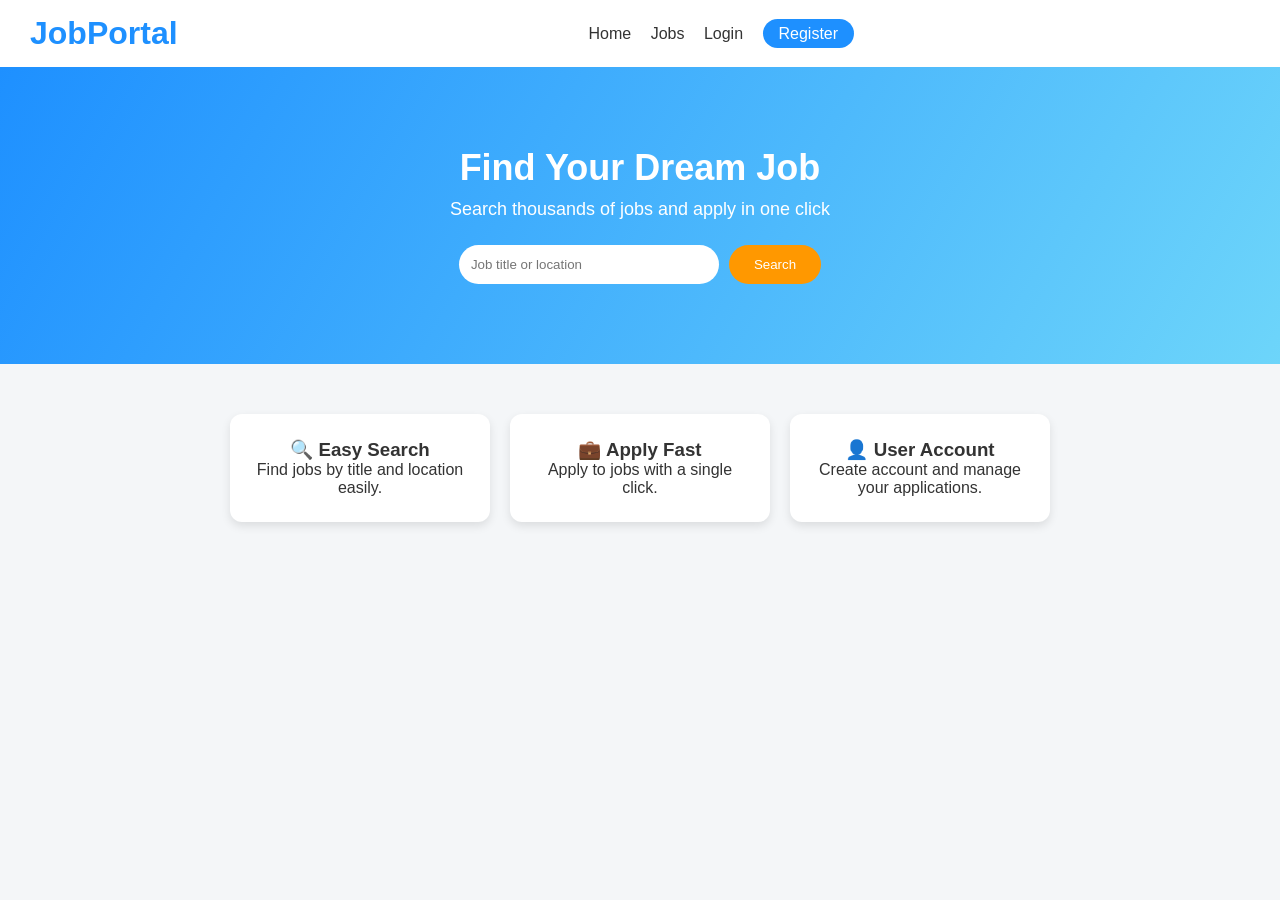
<file: index.html>
<!DOCTYPE html>
<html>
<head>
    <title>Job Portal</title>
    <meta name="viewport" content="width=device-width, initial-scale=1.0">
    <link rel="stylesheet" href="style.css">
</head>
<body>

<!-- HEADER -->
<header>
    <h1 class="logo">JobPortal</h1>
    <nav>
        <a href="index.html">Home</a>
        <a href="jobs.html">Jobs</a>
        <a href="login.html">Login</a>
        <a href="register.html" class="btn">Register</a>
    </nav>
    <span id="userName"></span>
<button id="logoutBtn" onclick="logout()" style="display:none;" class="btn">
    Logout
</button>

</header>

<!-- HERO SECTION -->
<section class="hero">
    <h2 class="fade-in">Find Your Dream Job</h2>
    <p class="fade-in-delay">
        Search thousands of jobs and apply in one click
    </p>

    <div class="search-box fade-in-delay2">
        <input type="text" id="searchInput" placeholder="Job title or location">
        <button onclick="searchJobs()" class="primary-btn">Search</button>
    </div>
</section>

<!-- FEATURES SECTION -->
<section class="features">

    <div class="feature-card slide-up" data-action="jobs">
        <h3>🔍 Easy Search</h3>
        <p>Find jobs by title and location easily.</p>
    </div>

    <div class="feature-card slide-up delay" data-action="jobs">
        <h3>💼 Apply Fast</h3>
        <p>Apply to jobs with a single click.</p>
    </div>

    <div class="feature-card slide-up delay2" data-action="account">
        <h3>👤 User Account</h3>
        <p>Create account and manage your applications.</p>
    </div>

</section>

<script src="script.js"></script>
</body>
</html>
</file>
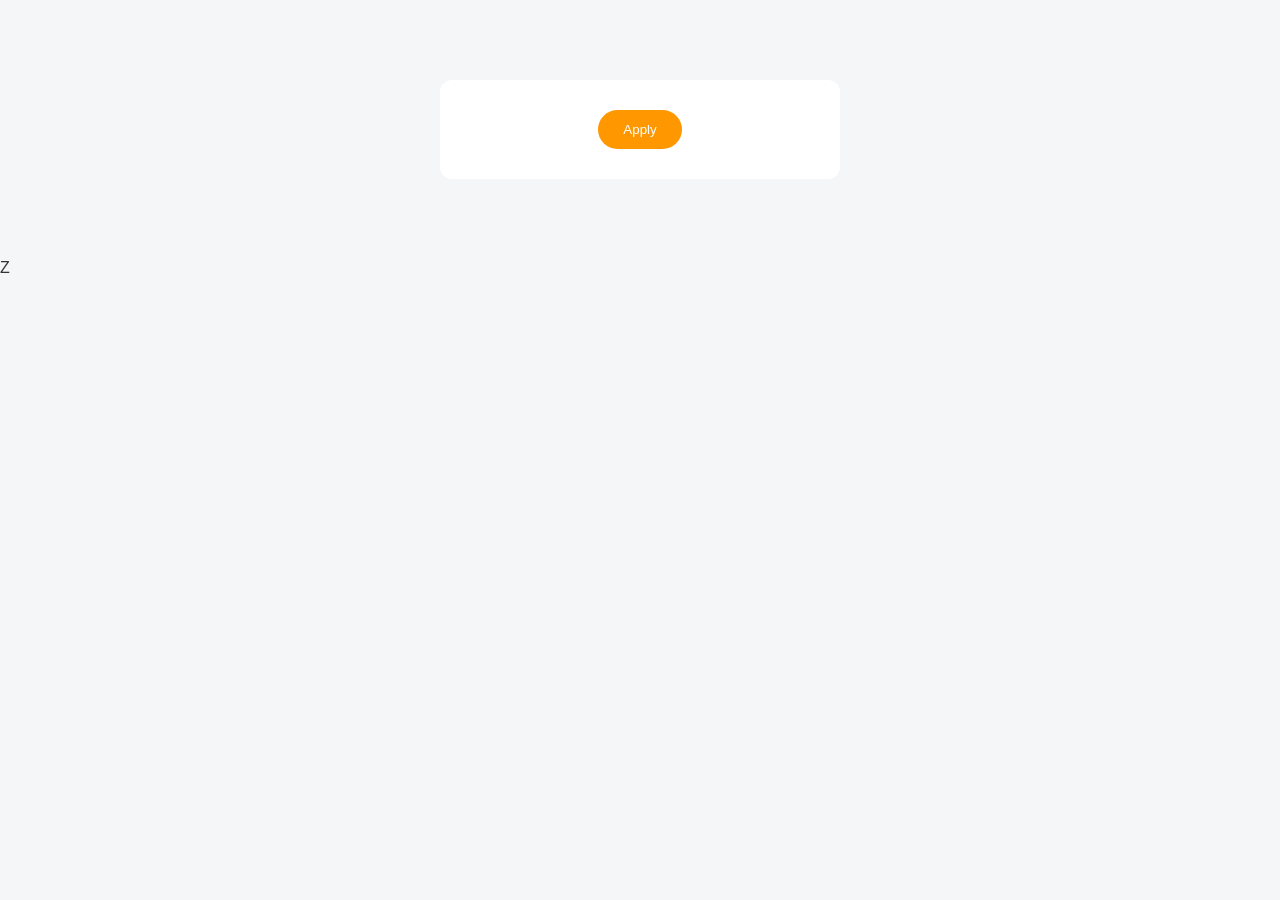
<file: job-details.html>
<!DOCTYPE html>
<html>
<head>
    <title>Job Details</title>
    <meta name="viewport" content="width=device-width, initial-scale=1.0">
    <link rel="stylesheet" href="style.css">
</head>
<body>

<div class="job-detail-box">
    <h2 id="jobTitle"></h2>
    <p id="jobCompany"></p>
    <p id="jobLocation"></p>
    <button onclick="applyJobFromDetails()" class="primary-btn">Apply</button>
</div>

<script src="script.js"></script>
</body>
</html>

Z
</file>
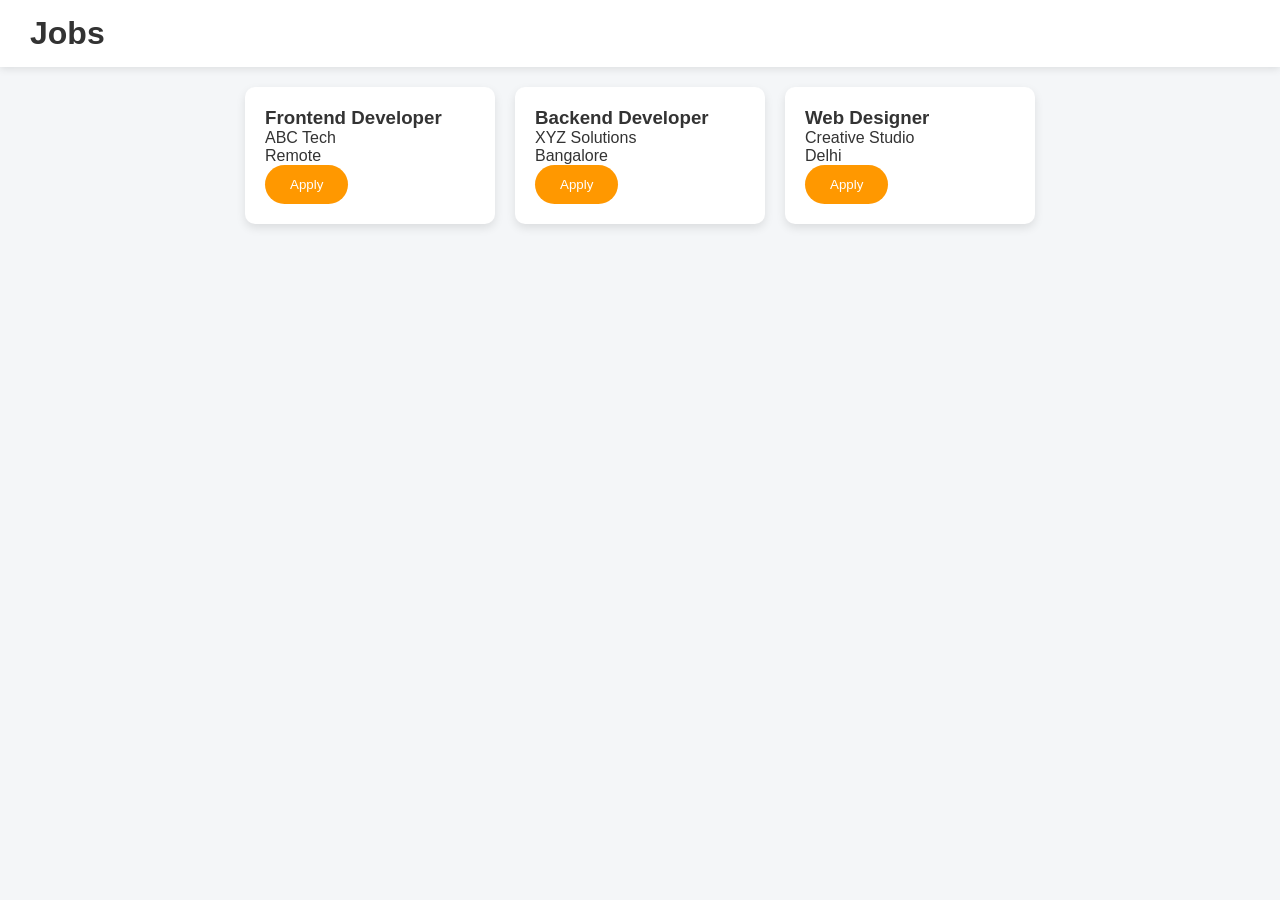
<file: jobs.html>
<!DOCTYPE html>
<html>
<head>
    <title>Jobs</title>
    <meta name="viewport" content="width=device-width, initial-scale=1.0">
    <link rel="stylesheet" href="style.css">
</head>
<body>

<header>
    <h1>Jobs</h1>
</header>

<div id="jobsContainer" class="jobs-grid"></div>

<script src="script.js"></script>
<!-- APPLY JOB MODAL -->
<div id="applyModal" class="modal">
    <div class="modal-content">
        <span class="close" onclick="closeApplyForm()">&times;</span>

        <h3>Apply for Job</h3>

        <input type="text" id="appName" placeholder="Full Name">
        <input type="text" id="appPhone" placeholder="Mobile Number">
        <input type="email" id="appEmail" placeholder="Email">
        <input type="text" id="appEducation" placeholder="Education">
        <input type="file" id="appResume">

        <button onclick="submitApplication()" class="primary-btn full-btn">
            Submit Application
        </button>
    </div>
</div>
</body>
</html>
</file>
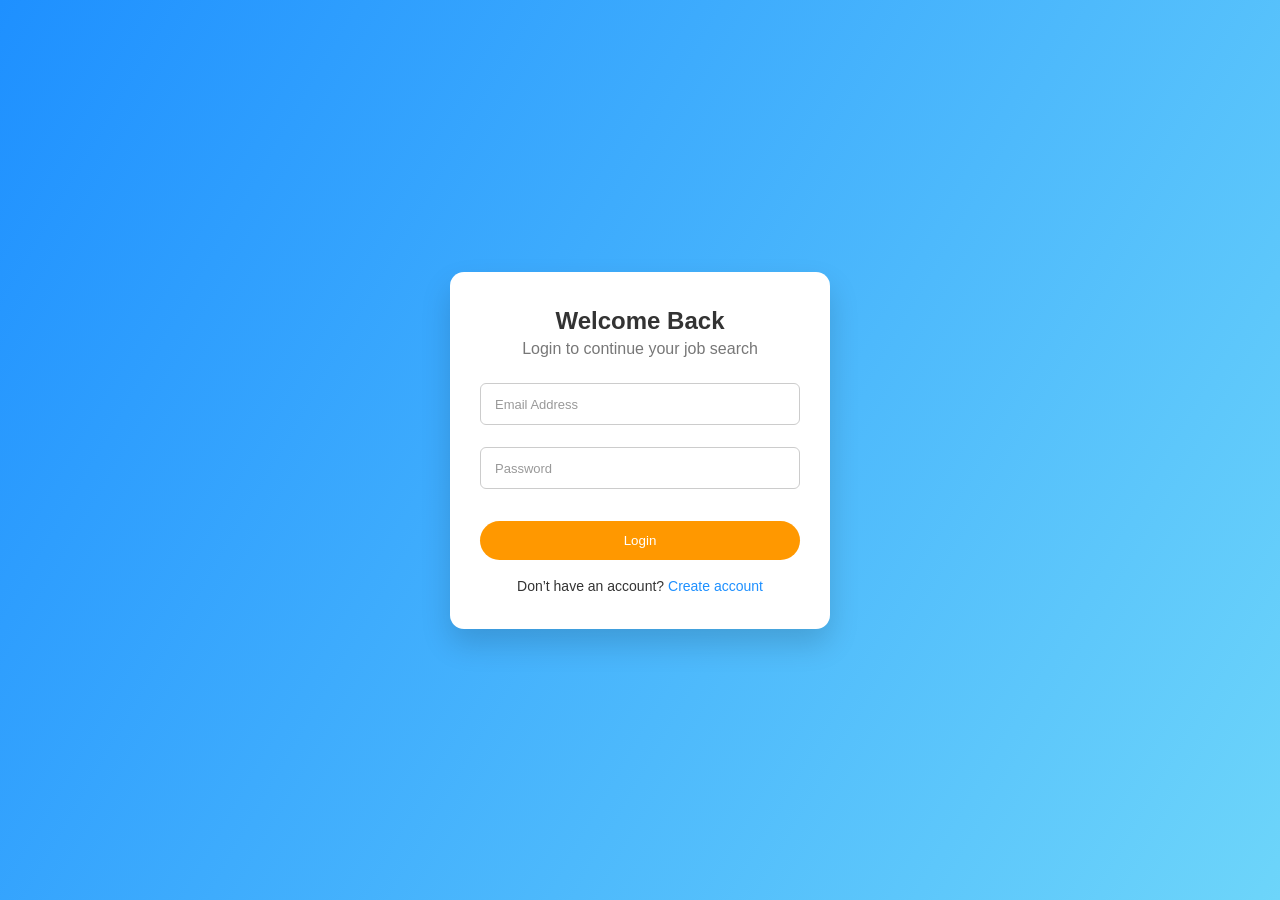
<file: login.html>
<!DOCTYPE html>
<html>
<head>
    <title>Login</title>
    <meta name="viewport" content="width=device-width, initial-scale=1.0">
    <link rel="stylesheet" href="style.css">
</head>
<body class="auth-bg">

<div class="auth-container">
    <h2>Welcome Back</h2>
    <p class="subtitle">Login to continue your job search</p>

    <div class="form-group">
        <input type="email" id="email" required>
        <label>Email Address</label>
    </div>

    <div class="form-group">
        <input type="password" id="password" required>
        <label>Password</label>
    </div>

    <button onclick="login()" class="primary-btn full-btn">
        Login
    </button>

    <p class="switch-text">
        Don’t have an account?
        <a href="register.html">Create account</a>
    </p>
</div>

<script src="script.js"></script>
</body>
</html>
</file>
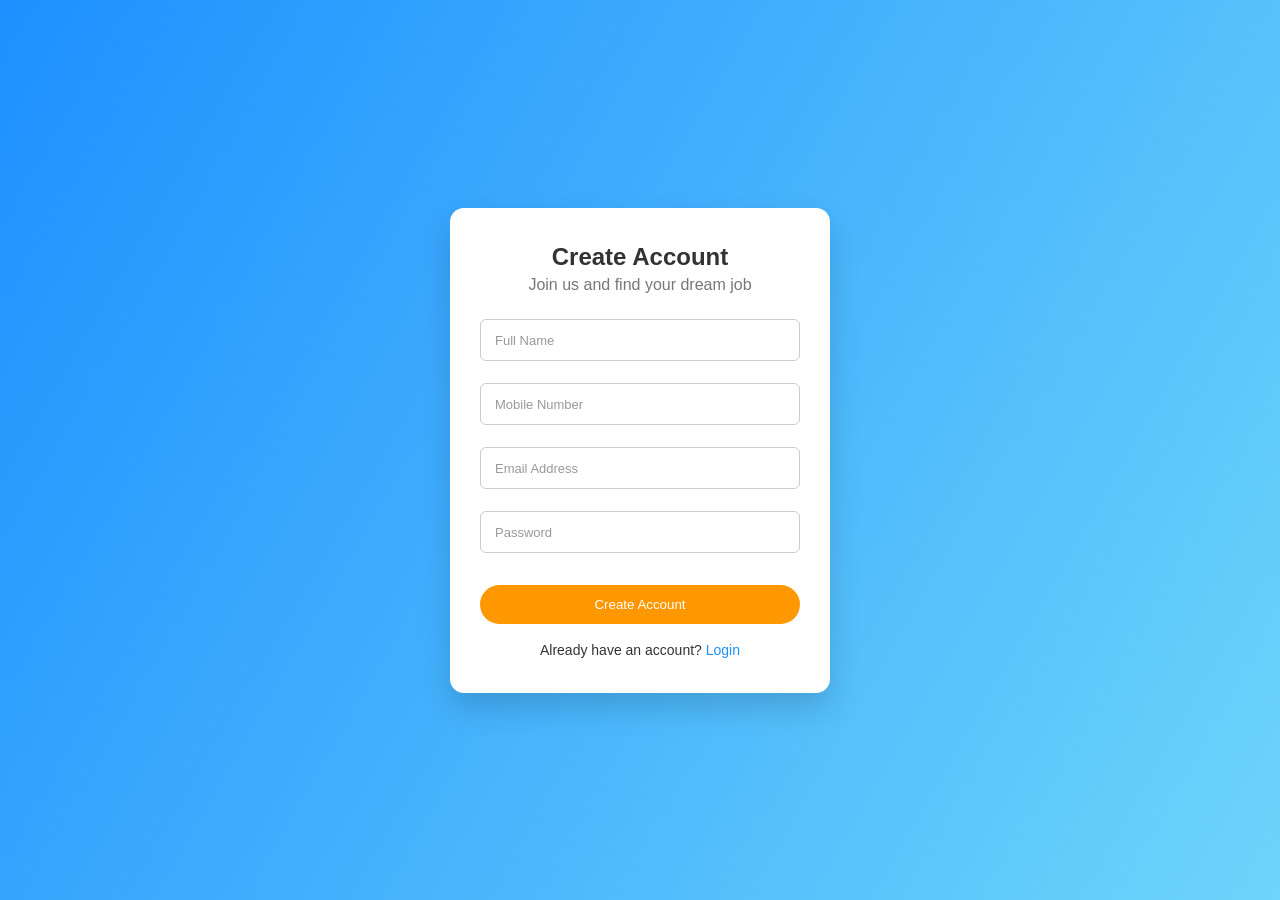
<file: register.html>
<!DOCTYPE html>
<html>
<head>
    <title>Create Account</title>
    <meta name="viewport" content="width=device-width, initial-scale=1.0">
    <link rel="stylesheet" href="style.css">
</head>
<body class="auth-bg">

<div class="auth-container">
    <h2>Create Account</h2>
    <p class="subtitle">Join us and find your dream job</p>

    <div class="form-group">
        <input type="text" id="regName" required>
        <label>Full Name</label>
    </div>

    <div class="form-group">
        <input type="text" id="regPhone" required>
        <label>Mobile Number</label>
    </div>

    <div class="form-group">
        <input type="email" id="regEmail" required>
        <label>Email Address</label>
    </div>

    <div class="form-group">
        <input type="password" id="regPassword" required>
        <label>Password</label>
    </div>

    <button onclick="register()" class="primary-btn full-btn">
        Create Account
    </button>

    <p class="switch-text">
        Already have an account?
        <a href="login.html">Login</a>
    </p>
</div>

<script src="script.js"></script>
</body>
</html>
</file>
<file: style.css>
* {
    box-sizing: border-box;
    margin: 0;
    padding: 0;
}

body {
    font-family: "Segoe UI", sans-serif;
    background: #f4f6f8;
    color: #333;
}

/* HEADER */
header {
    background: white;
    padding: 15px 30px;
    display: flex;
    justify-content: space-between;
    align-items: center;
    box-shadow: 0 2px 8px rgba(0,0,0,0.1);
}

.logo {
    color: #1e90ff;
}

nav a {
    margin-left: 15px;
    text-decoration: none;
    color: #333;
    font-weight: 500;
}

.btn {
    background: #1e90ff;
    color: white;
    padding: 6px 16px;
    border-radius: 20px;
}

/* HERO */
.hero {
    background: linear-gradient(120deg, #1e90ff, #6dd5fa);
    color: white;
    text-align: center;
    padding: 80px 20px;
}

.hero h2 {
    font-size: 36px;
    margin-bottom: 10px;
}

.hero p {
    font-size: 18px;
    margin-bottom: 25px;
}

.search-box {
    display: flex;
    justify-content: center;
    gap: 10px;
    flex-wrap: wrap;
}

.search-box input {
    padding: 12px;
    width: 260px;
    border-radius: 25px;
    border: none;
    outline: none;
}

.primary-btn {
    background: #ff9800;
    color: white;
    padding: 12px 25px;
    border: none;
    border-radius: 25px;
    cursor: pointer;
    transition: transform 0.3s;
}

.primary-btn:hover {
    transform: scale(1.05);
}

/* FEATURES */
.features {
    display: flex;
    justify-content: center;
    gap: 20px;
    padding: 50px 20px;
    flex-wrap: wrap;
}

.feature-card {
    background: white;
    width: 260px;
    padding: 25px;
    border-radius: 12px;
    text-align: center;
    box-shadow: 0 4px 10px rgba(0,0,0,0.1);
    cursor: pointer;
    transition: transform 0.3s, box-shadow 0.3s;
}

.feature-card:hover {
    transform: translateY(-8px);
    box-shadow: 0 8px 20px rgba(0,0,0,0.15);
}



/* ANIMATIONS */
.fade-in {
    animation: fadeIn 1s ease;
}

.fade-in-delay {
    animation: fadeIn 1.5s ease;
}

.fade-in-delay2 {
    animation: fadeIn 2s ease;
}

.slide-up {
    animation: slideUp 1s ease;
}

.slide-up.delay {
    animation-delay: 0.3s;
}

.slide-up.delay2 {
    animation-delay: 0.6s;
}

@keyframes fadeIn {
    from { opacity: 0; }
    to { opacity: 1; }
}

@keyframes slideUp {
    from { transform: translateY(40px); opacity: 0; }
    to { transform: translateY(0); opacity: 1; }
}

/* RESPONSIVE */
@media (max-width: 600px) {
    .hero h2 {
        font-size: 28px;
    }
}
.jobs-grid {
    display: flex;
    gap: 20px;
    flex-wrap: wrap;
    padding: 20px;
    justify-content: center;
}

.job {
    background: white;
    padding: 20px;
    width: 250px;
    border-radius: 10px;
    cursor: pointer;
    box-shadow: 0 4px 10px rgba(0,0,0,0.1);
    transition: transform 0.3s;
}

.job:hover {
    transform: translateY(-6px);
}

.job-detail-box {
    background: white;
    max-width: 400px;
    margin: 80px auto;
    padding: 30px;
    border-radius: 12px;
    text-align: center;
}
/* ===== AUTH BACKGROUND ===== */
.auth-bg {
    min-height: 100vh;
    background: linear-gradient(120deg, #1e90ff, #6dd5fa);
    display: flex;
    align-items: center;
    justify-content: center;
}

/* ===== CARD ===== */
.auth-container {
    background: #fff;
    width: 380px;
    padding: 35px 30px;
    border-radius: 14px;
    box-shadow: 0 15px 30px rgba(0,0,0,0.15);
    animation: fadeSlide 0.8s ease;
}

.auth-container h2 {
    text-align: center;
    margin-bottom: 5px;
}

.subtitle {
    text-align: center;
    color: #777;
    margin-bottom: 25px;
}

/* ===== FORM GROUP ===== */
.form-group {
    position: relative;
    margin-bottom: 22px;
}

.form-group input {
    width: 100%;
    padding: 12px 10px;
    border: 1px solid #ccc;
    border-radius: 6px;
    outline: none;
    font-size: 14px;
}

.form-group label {
    position: absolute;
    top: 50%;
    left: 10px;
    color: #999;
    font-size: 13px;
    transform: translateY(-50%);
    pointer-events: none;
    transition: 0.3s;
    background: #fff;
    padding: 0 5px;
}

.form-group input:focus + label,
.form-group input:valid + label {
    top: -6px;
    font-size: 12px;
    color: #1e90ff;
}

/* ===== BUTTON ===== */
.full-btn {
    width: 100%;
    margin-top: 10px;
}

/* ===== LINKS ===== */
.switch-text {
    text-align: center;
    margin-top: 18px;
    font-size: 14px;
}

.switch-text a {
    color: #1e90ff;
    text-decoration: none;
    font-weight: 500;
}

/* ===== ANIMATION ===== */
@keyframes fadeSlide {
    from {
        opacity: 0;
        transform: translateY(40px);
    }
    to {
        opacity: 1;
        transform: translateY(0);
    }
}
/* ===== APPLY MODAL ===== */
.modal {
    display: none;
    position: fixed;
    inset: 0;
    background: rgba(0,0,0,0.5);
    justify-content: center;
    align-items: center;
    z-index: 1000;
}

.modal-content {
    background: #fff;
    width: 350px;
    padding: 25px;
    border-radius: 12px;
    animation: fadeSlide 0.4s ease;
}

.modal-content h3 {
    text-align: center;
    margin-bottom: 15px;
}

.modal-content input {
    width: 100%;
    padding: 10px;
    margin-bottom: 12px;
    border-radius: 6px;
    border: 1px solid #ccc;
}

.close {
    position: absolute;
    top: 15px;
    right: 18px;
    font-size: 22px;
    cursor: pointer;
}
</file>
